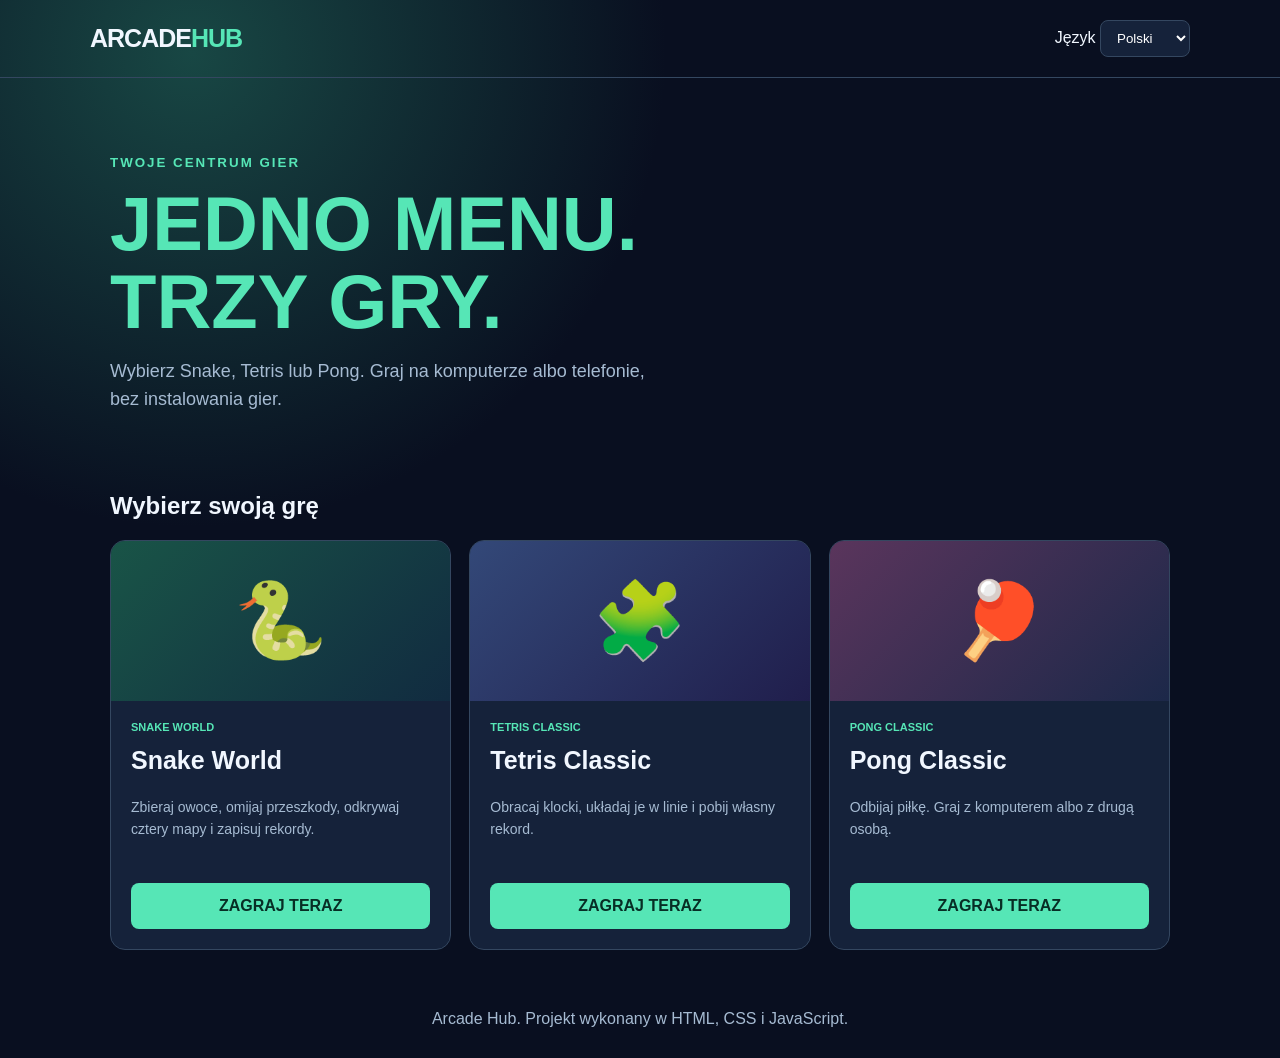
<file: index.html>
<!DOCTYPE html>
<html lang="pl">
<head>
<meta charset="UTF-8">
<meta name="viewport" content="width=device-width, initial-scale=1.0">
<title>Arcade Hub | Snake, Tetris, Pong</title>

<style>
:root {
    --bg: #090f20;
    --panel: #15223a;
    --text: #f1f7ff;
    --muted: #a6bbd2;
    --accent: #56e6b6;
    --line: #344760;
}

* { box-sizing: border-box; }

body {
    margin: 0;
    background:
        radial-gradient(circle at 15% 5%, #184744 0, transparent 32%),
        var(--bg);
    color: var(--text);
    font-family: Arial, sans-serif;
}

header {
    padding: 20px max(20px, calc((100vw - 1100px) / 2));
    border-bottom: 1px solid var(--line);
    display: flex;
    justify-content: space-between;
    align-items: center;
    gap: 16px;
    flex-wrap: wrap;
}

.logo {
    font-size: 25px;
    font-weight: 900;
    letter-spacing: -1px;
}

.logo span, h1 span { color: var(--accent); }

select {
    background: var(--panel);
    color: white;
    border: 1px solid var(--line);
    padding: 9px 12px;
    border-radius: 8px;
}

main {
    max-width: 1100px;
    margin: auto;
    padding: 30px 20px;
}

section.hero { padding: 45px 0 30px; }

small {
    color: var(--accent);
    letter-spacing: 2px;
    font-weight: bold;
}

h1 {
    font-size: clamp(40px, 7vw, 76px);
    line-height: 1.02;
    margin: 14px 0;
}

p {
    color: var(--muted);
    line-height: 1.55;
}

.hero p {
    max-width: 550px;
    font-size: 18px;
}

h2 { margin: 30px 0 20px; }

.games {
    display: grid;
    grid-template-columns: repeat(3, minmax(0, 1fr));
    gap: 18px;
}

.card {
    background: var(--panel);
    border: 1px solid var(--line);
    border-radius: 15px;
    overflow: hidden;
    display: flex;
    flex-direction: column;
}

.art {
    height: 160px;
    display: grid;
    place-items: center;
    font-size: 75px;
    background: linear-gradient(135deg, #195447, #112b40);
}

.card:nth-child(2) .art {
    background: linear-gradient(135deg, #334878, #201e4c);
}

.card:nth-child(3) .art {
    background: linear-gradient(135deg, #5a355c, #1c2849);
}

.content {
    padding: 20px;
    flex: 1;
    display: flex;
    flex-direction: column;
}

h3 {
    font-size: 25px;
    margin: 0 0 8px;
}

.content p {
    font-size: 14px;
    flex: 1;
    min-height: 72px;
}

a.play {
    display: block;
    background: var(--accent);
    color: #072e25;
    padding: 14px;
    text-align: center;
    text-decoration: none;
    font-weight: bold;
    border-radius: 8px;
}

.play:hover { background: #91ffdd; }

footer {
    text-align: center;
    padding: 30px;
    color: var(--muted);
}

.pill {
    display: inline-block;
    font-size: 11px;
    color: var(--accent);
    margin-bottom: 13px;
    font-weight: bold;
}

a:focus-visible,
select:focus-visible {
    outline: 3px solid var(--accent);
}

@media (max-width: 760px) {
    .games { grid-template-columns: 1fr; }
    .art { height: 120px; font-size: 65px; }
    .content p { min-height: 0; }
    .hero { padding: 15px 0; }
    h1 { font-size: 44px; }
    header { padding: 15px; }
}
</style>
</head>

<body>

<header>
    <div class="logo">ARCADE<span>HUB</span></div>

    <label>
        <span data-pl="Język" data-en="Language">Język</span>

        <select id="lang">
            <option value="pl">Polski</option>
            <option value="en">English</option>
        </select>
    </label>
</header>

<main>

    <section class="hero">
        <small
            data-pl="TWOJE CENTRUM GIER"
            data-en="YOUR GAME CENTER"
        >
            TWOJE CENTRUM GIER
        </small>

        <h1>
            <span data-pl="JEDNO MENU." data-en="ONE MENU.">
                JEDNO MENU.
            </span>
            <br>
            <span data-pl="TRZY GRY." data-en="THREE GAMES.">
                TRZY GRY.
            </span>
        </h1>

        <p
            data-pl="Wybierz Snake, Tetris lub Pong. Graj na komputerze albo telefonie, bez instalowania gier."
            data-en="Choose Snake, Tetris or Pong. Play on your computer or phone without installing games."
        >
            Wybierz Snake, Tetris lub Pong. Graj na komputerze
            albo telefonie, bez instalowania gier.
        </p>
    </section>

    <h2 data-pl="Wybierz swoją grę" data-en="Choose your game">
        Wybierz swoją grę
    </h2>

    <div class="games">

        <!-- SNAKE -->
        <article class="card">
            <div class="art">🐍</div>

            <div class="content">
                <span class="pill">SNAKE WORLD</span>
                <h3>Snake World</h3>

                <p
                    data-pl="Zbieraj owoce, omijaj przeszkody, odkrywaj cztery mapy i zapisuj rekordy."
                    data-en="Collect fruit, avoid obstacles, discover four maps and save your records."
                >
                    Zbieraj owoce, omijaj przeszkody,
                    odkrywaj cztery mapy i zapisuj rekordy.
                </p>

                <a
                    class="play"
                    href="snake.html"
                    data-pl="ZAGRAJ TERAZ"
                    data-en="PLAY NOW"
                >
                    ZAGRAJ TERAZ
                </a>
            </div>
        </article>

        <!-- TETRIS -->
        <article class="card">
            <div class="art">🧩</div>

            <div class="content">
                <span class="pill">TETRIS CLASSIC</span>
                <h3>Tetris Classic</h3>

                <p
                    data-pl="Obracaj klocki, układaj je w linie i pobij własny rekord."
                    data-en="Rotate falling blocks, clear full rows and beat your high score."
                >
                    Obracaj klocki, układaj je w linie
                    i pobij własny rekord.
                </p>

                <a
                    class="play"
                    href="tetris.html"
                    data-pl="ZAGRAJ TERAZ"
                    data-en="PLAY NOW"
                >
                    ZAGRAJ TERAZ
                </a>
            </div>
        </article>

        <!-- PONG -->
        <article class="card">
            <div class="art">🏓</div>

            <div class="content">
                <span class="pill">PONG CLASSIC</span>
                <h3>Pong Classic</h3>

                <p
                    data-pl="Odbijaj piłkę. Graj z komputerem albo z drugą osobą."
                    data-en="Hit the ball. Play against the computer or a friend."
                >
                    Odbijaj piłkę. Graj z komputerem
                    albo z drugą osobą.
                </p>

                <a
                    class="play"
                    href="pong.html"
                    data-pl="ZAGRAJ TERAZ"
                    data-en="PLAY NOW"
                >
                    ZAGRAJ TERAZ
                </a>
            </div>
        </article>

    </div>
</main>

<footer
    data-pl="Arcade Hub. Projekt wykonany w HTML, CSS i JavaScript."
    data-en="Arcade Hub. Built with HTML, CSS and JavaScript."
>
    Arcade Hub. Projekt wykonany w HTML, CSS i JavaScript.
</footer>

<script>
const languageSelect = document.getElementById("lang");
let language = "pl";

try {
    language = localStorage.getItem("snake-language") === "en"
        ? "en"
        : "pl";
} catch (e) {}

function translate() {
    document.documentElement.lang = language;
    languageSelect.value = language;

    document.querySelectorAll("[data-pl]").forEach(el => {
        el.textContent = el.dataset[language];
    });
}

languageSelect.addEventListener("change", () => {
    language = languageSelect.value;

    try {
        localStorage.setItem("snake-language", language);
    } catch (e) {}

    translate();
});

translate();
</script>

</body>
</html>
</file>
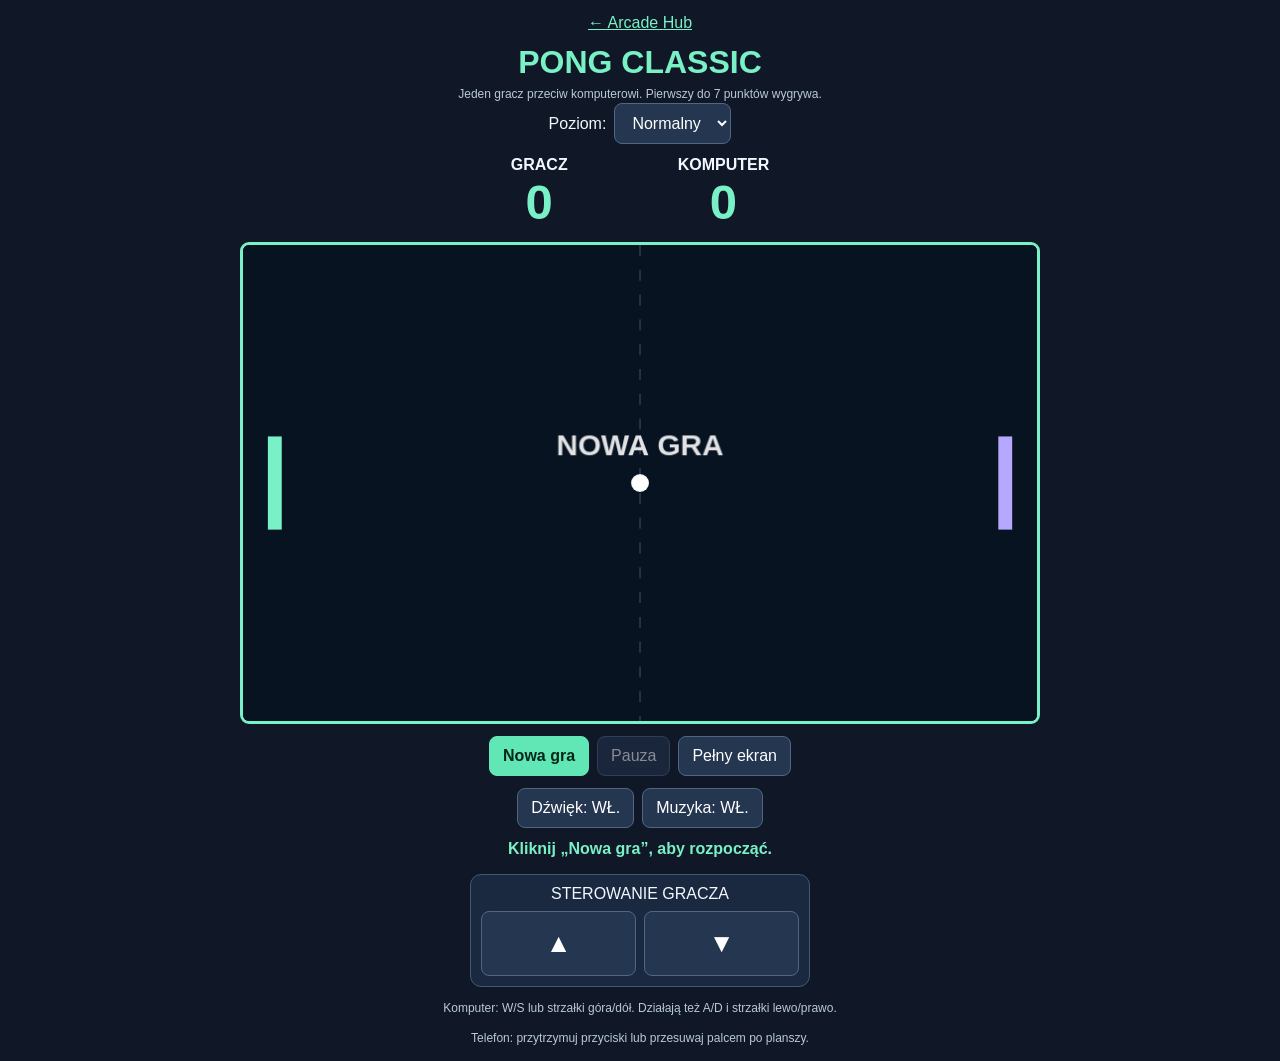
<file: pong.html>
<!DOCTYPE html>
<html lang="pl">
<head>
<meta charset="UTF-8">
<meta name="viewport" content="width=device-width, initial-scale=1">

<title>Pong Classic | Arcade Hub</title>

<style>
* {
    box-sizing: border-box;
}

body {
    margin: 0;
    padding: 14px;
    background: #101727;
    color: #f3f8ff;
    font-family: Arial, sans-serif;
    text-align: center;
}

a {
    color: #79f0c5;
}

h1 {
    color: #79f0c5;
    margin: 12px 0 4px;
}

.game {
    max-width: 850px;
    margin: auto;
    display: flex;
    flex-direction: column;
    align-items: center;
    gap: 12px;
}

.settings,
.buttons {
    display: flex;
    align-items: center;
    justify-content: center;
    flex-wrap: wrap;
    gap: 8px;
}

button,
select {
    font: inherit;
    background: #243650;
    color: white;
    border: 1px solid #506783;
    border-radius: 8px;
    padding: 10px 13px;
    cursor: pointer;
}

button:hover {
    border-color: #79f0c5;
}

button:disabled {
    opacity: .5;
}

.primary {
    color: #06251b;
    background: #61e7b5;
    font-weight: bold;
    border-color: #61e7b5;
}

.score {
    display: flex;
    justify-content: center;
    align-items: center;
    gap: clamp(35px, 10vw, 110px);
}

.score div {
    font-weight: bold;
}

.score b {
    display: block;
    font-size: clamp(32px, 7vw, 49px);
    color: #79f0c5;
}

.board {
    width: 100%;
    max-width: 800px;
    border: 3px solid #79f0c5;
    border-radius: 9px;
    overflow: hidden;
    background: #081321;
}

#board {
    display: block;
    width: 100%;
    height: auto;
    aspect-ratio: 5 / 3;
    touch-action: none;
}

#message {
    color: #79f0c5;
    margin: 0;
    font-weight: bold;
    min-height: 22px;
}

.pad {
    width: min(100%, 340px);
    background: #1a2940;
    border: 1px solid #405873;
    border-radius: 11px;
    padding: 10px;
}

.pad p {
    margin: 0 0 8px;
}

.pad-row {
    display: flex;
    gap: 8px;
}

.pad button {
    flex: 1;
    min-height: 65px;
    font-size: 26px;
    user-select: none;
    touch-action: none;
}

.help {
    font-size: 12px;
    color: #b8c9da;
    line-height: 1.5;
    margin: 0;
}

.game:fullscreen {
    min-width: 100%;
    min-height: 100dvh;
    padding: 12px;
    overflow: auto;
    background: #101727;
    justify-content: center;
}

.game:fullscreen .board {
    max-width: min(96vw, 1020px);
}

@media (max-width: 620px) {
    body {
        padding: 8px;
    }

    h1 {
        font-size: 29px;
        margin: 8px 0;
    }

    .game {
        gap: 8px;
    }

    .score b {
        font-size: 34px;
    }

    button,
    select {
        font-size: 13px;
        padding: 8px 11px;
    }

    .pad button {
        font-size: 25px;
        min-height: 66px;
    }

    .game:fullscreen {
        justify-content: flex-start;
    }
}
</style>
</head>

<body>

<a href="index.html">← Arcade Hub</a>

<h1>PONG CLASSIC</h1>

<p class="help">
    Jeden gracz przeciw komputerowi.
    Pierwszy do 7 punktów wygrywa.
</p>

<main class="game" id="game">

    <div class="settings">

        <label for="difficulty">
            Poziom:
        </label>

        <select id="difficulty">
            <option value="easy">Łatwy</option>
            <option value="normal" selected>Normalny</option>
            <option value="hard">Trudny</option>
        </select>

    </div>

    <div class="score">

        <div>
            GRACZ
            <b id="score1">0</b>
        </div>

        <div>
            KOMPUTER
            <b id="score2">0</b>
        </div>

    </div>

    <div class="board">
        <canvas
            id="board"
            width="800"
            height="480"
            aria-label="Plansza Pong"
        ></canvas>
    </div>

    <div class="buttons">

        <button id="start" class="primary" type="button">
            Nowa gra
        </button>

        <button id="pause" type="button" disabled>
            Pauza
        </button>

        <button id="full" type="button">
            Pełny ekran
        </button>

    </div>

    <div class="buttons">

        <button id="sound" type="button">
            Dźwięk: WŁ.
        </button>

        <button id="music" type="button">
            Muzyka: WŁ.
        </button>

    </div>

    <p id="message" role="status">
        Kliknij „Nowa gra”, aby rozpocząć.
    </p>

    <div class="pad">
        <p>STEROWANIE GRACZA</p>

        <div class="pad-row">

            <button
                id="up"
                type="button"
                aria-label="W górę"
            >
                ▲
            </button>

            <button
                id="down"
                type="button"
                aria-label="W dół"
            >
                ▼
            </button>

        </div>
    </div>

    <p class="help">
        Komputer: W/S lub strzałki góra/dół.
        Działają też A/D i strzałki lewo/prawo.
    </p>

    <p class="help">
        Telefon: przytrzymuj przyciski
        lub przesuwaj palcem po planszy.
    </p>

</main>

<script>
"use strict";

const $ = id => document.getElementById(id);

const canvas = $("board");
const ctx = canvas.getContext("2d");

// Rozmiary planszy

const WIDTH = 800;
const HEIGHT = 480;

const PWIDTH = 14;
const PHEIGHT = 94;

const RADIUS = 9;

// Lewa paletka - gracz

const player = {
    x: 25,
    y: 193,
    score: 0
};

// Prawa paletka - komputer

const cpu = {
    x: 761,
    y: 193,
    score: 0
};

// Piłka

const ball = {
    x: 400,
    y: 240,
    vx: 0,
    vy: 0
};

const pressed = new Set();

let state = "ready";
let difficulty = "normal";

let wait = 0;
let lastTime = 0;

const clamp = (n, a, b) =>
    Math.max(a, Math.min(b, n));

// Pamięć ustawień

const getSaved = (key, fallback) => {
    try {
        return localStorage.getItem(key) ?? fallback;
    } catch {
        return fallback;
    }
};

const save = (key, value) => {
    try {
        localStorage.setItem(
            key,
            String(value)
        );
    } catch {}
};

// Dźwięki

let soundOn =
    getSaved("arcade-sound", "true") !== "false";

let musicOn =
    getSaved("arcade-music", "true") !== "false";

let audio = null;
let musicTimer = null;
let melodyIndex = 0;

function unlockAudio() {
    try {
        const Type =
            window.AudioContext ||
            window.webkitAudioContext;

        if (!Type) return;

        if (!audio) {
            audio = new Type();
        }

        if (audio.state === "suspended") {
            audio.resume();
        }
    } catch {}
}

function tone(hz, duration = .1, volume = .023) {
    if (
        !audio ||
        audio.state !== "running" ||
        !hz
    ) return;

    try {
        const osc = audio.createOscillator();
        const gain = audio.createGain();
        const now = audio.currentTime;

        osc.type = "square";
        osc.frequency.value = hz;

        gain.gain.setValueAtTime(
            Math.max(.001, volume),
            now
        );

        gain.gain.exponentialRampToValueAtTime(
            .001,
            now + duration
        );

        osc.connect(gain);
        gain.connect(audio.destination);

        osc.start(now);
        osc.stop(now + duration);
    } catch {}
}

function effect(name) {
    if (!soundOn) return;

    const notes = {
        start: 650,
        paddle: 440,
        point: 880,
        over: 190,
        pause: 300
    };

    tone(
        notes[name],
        name === "over" ? .3 : .09
    );
}

function musicSync() {
    clearInterval(musicTimer);
    musicTimer = null;

    if (
        state !== "playing" ||
        !musicOn ||
        document.hidden
    ) return;

    const melody = [
        220,0,330,0,
        440,330,262,0,
        294,392,330,0
    ];

    musicTimer = setInterval(() => {
        const hz =
            melody[melodyIndex++ % melody.length];

        if (hz) {
            tone(hz, .12, .007);
        }
    }, 260);
}

function updateAudioButtons() {
    $("sound").textContent =
        "Dźwięk: " +
        (soundOn ? "WŁ." : "WYŁ.");

    $("music").textContent =
        "Muzyka: " +
        (musicOn ? "WŁ." : "WYŁ.");
}

$("sound").addEventListener("click", () => {
    soundOn = !soundOn;

    save("arcade-sound", soundOn);
    unlockAudio();
    updateAudioButtons();
    effect("start");
});

$("music").addEventListener("click", () => {
    musicOn = !musicOn;

    save("arcade-music", musicOn);
    unlockAudio();
    musicSync();
    updateAudioButtons();
});

document.addEventListener(
    "visibilitychange",
    musicSync
);

updateAudioButtons();

// Aktualizacja wyników i przycisków

function updateUI() {
    $("score1").textContent = player.score;
    $("score2").textContent = cpu.score;

    $("pause").disabled =
        state === "ready" ||
        state === "over";

    $("pause").textContent =
        state === "paused"
            ? "Wznów"
            : "Pauza";

    $("difficulty").disabled =
        state === "playing" ||
        state === "paused";
}

// Ustawianie piłki w środku

function serve(direction) {
    ball.x = WIDTH / 2;
    ball.y = HEIGHT / 2;

    ball.vx = 330 * direction;

    ball.vy =
        (Math.random() - .5) * 260;

    wait = .8;
}

// Rozpoczęcie gry

function startGame() {
    unlockAudio();

    difficulty =
        $("difficulty").value;

    player.y =
        (HEIGHT - PHEIGHT) / 2;

    cpu.y =
        (HEIGHT - PHEIGHT) / 2;

    player.score = 0;
    cpu.score = 0;

    pressed.clear();

    state = "playing";

    serve(
        Math.random() < .5 ? 1 : -1
    );

    $("message").textContent =
        "Gra trwa! Pierwszy do 7 punktów.";

    updateUI();
    effect("start");
    musicSync();

    $("start").blur();
}

// Pauza

function pauseGame() {
    if (
        state !== "playing" &&
        state !== "paused"
    ) return;

    state =
        state === "playing"
            ? "paused"
            : "playing";

    pressed.clear();

    $("message").textContent =
        state === "paused"
            ? "Pauza"
            : "Gra trwa!";

    effect("pause");
    musicSync();
    updateUI();

    $("pause").blur();
}

// Naliczanie punktów

function point(who) {
    if (who === "player") {
        player.score++;
    } else {
        cpu.score++;
    }

    effect("point");
    updateUI();

    if (
        player.score >= 7 ||
        cpu.score >= 7
    ) {
        state = "over";

        $("message").textContent =
            player.score >= 7
                ? "Wygrałeś!"
                : "Wygrał komputer!";

        musicSync();
        effect("over");
        updateUI();
    } else {
        serve(
            who === "player" ? -1 : 1
        );
    }
}

// Odbijanie piłki od paletek

function bounce(paddle, direction) {
    const hit = clamp(
        (
            ball.y -
            (paddle.y + PHEIGHT / 2)
        ) / (PHEIGHT / 2),
        -1,
        1
    );

    const speed = Math.min(
        720,
        Math.hypot(
            ball.vx,
            ball.vy
        ) * 1.06
    );

    ball.vx =
        direction *
        speed *
        Math.cos(hit * .85);

    ball.vy =
        speed *
        Math.sin(hit * .85);

    ball.x =
        direction > 0
            ? paddle.x + PWIDTH + RADIUS
            : paddle.x - RADIUS;

    effect("paddle");
}

// Główna fizyka gry

function physics(dt) {
    const up =
        [
            "KeyW",
            "KeyA",
            "ArrowUp",
            "ArrowLeft"
        ].some(k => pressed.has(k)) ||
        pressed.has("button-up");

    const down =
        [
            "KeyS",
            "KeyD",
            "ArrowDown",
            "ArrowRight"
        ].some(k => pressed.has(k)) ||
        pressed.has("button-down");

    // Ruch gracza

    if (up) {
        player.y -= 590 * dt;
    }

    if (down) {
        player.y += 590 * dt;
    }

    player.y = clamp(
        player.y,
        0,
        HEIGHT - PHEIGHT
    );

    // Ruch komputera

    const aiSpeed = {
        easy: 195,
        normal: 310,
        hard: 425
    }[difficulty];

    const target =
        (
            ball.vx > 0
                ? ball.y
                : HEIGHT / 2
        ) - PHEIGHT / 2;

    cpu.y += clamp(
        target - cpu.y,
        -aiSpeed * dt,
        aiSpeed * dt
    );

    cpu.y = clamp(
        cpu.y,
        0,
        HEIGHT - PHEIGHT
    );

    // Krótkie oczekiwanie na serw

    if (wait > 0) {
        wait = Math.max(
            0,
            wait - dt
        );

        return;
    }

    // Ruch piłki

    ball.x += ball.vx * dt;
    ball.y += ball.vy * dt;

    // Górna ściana

    if (
        ball.y - RADIUS <= 0 &&
        ball.vy < 0
    ) {
        ball.y = RADIUS;
        ball.vy *= -1;
    }

    // Dolna ściana

    if (
        ball.y + RADIUS >= HEIGHT &&
        ball.vy > 0
    ) {
        ball.y =
            HEIGHT - RADIUS;

        ball.vy *= -1;
    }

    // Lewa paletka

    if (
        ball.vx < 0 &&
        ball.x - RADIUS <= player.x + PWIDTH &&
        ball.x + RADIUS >= player.x &&
        ball.y + RADIUS >= player.y &&
        ball.y - RADIUS <= player.y + PHEIGHT
    ) {
        bounce(player, 1);
    }

    // Prawa paletka

    if (
        ball.vx > 0 &&
        ball.x + RADIUS >= cpu.x &&
        ball.x - RADIUS <= cpu.x + PWIDTH &&
        ball.y + RADIUS >= cpu.y &&
        ball.y - RADIUS <= cpu.y + PHEIGHT
    ) {
        bounce(cpu, -1);
    }

    // Kto zdobywa punkt?

    if (ball.x < -RADIUS) {
        point("cpu");
    } else if (ball.x > WIDTH + RADIUS) {
        point("player");
    }
}

// Rysowanie gry

function draw() {
    ctx.fillStyle = "#081321";
    ctx.fillRect(0, 0, WIDTH, HEIGHT);

    // Linia na środku

    ctx.strokeStyle = "#435572";
    ctx.setLineDash([11, 14]);

    ctx.beginPath();

    ctx.moveTo(
        WIDTH / 2,
        0
    );

    ctx.lineTo(
        WIDTH / 2,
        HEIGHT
    );

    ctx.stroke();
    ctx.setLineDash([]);

    // Paletka gracza

    ctx.fillStyle = "#79f0c5";

    ctx.fillRect(
        player.x,
        player.y,
        PWIDTH,
        PHEIGHT
    );

    // Paletka komputera

    ctx.fillStyle = "#b7a8ff";

    ctx.fillRect(
        cpu.x,
        cpu.y,
        PWIDTH,
        PHEIGHT
    );

    // Piłka

    ctx.fillStyle = "#ffffff";
    ctx.beginPath();

    ctx.arc(
        ball.x,
        ball.y,
        RADIUS,
        0,
        Math.PI * 2
    );

    ctx.fill();

    // Napisy na planszy

    if (state !== "playing") {
        ctx.fillStyle = "#ffffffe0";
        ctx.textAlign = "center";
        ctx.font = "bold 30px Arial";

        const message =
            state === "paused"
                ? "PAUZA"
                : state === "over"
                    ? "KONIEC GRY"
                    : "NOWA GRA";

        ctx.fillText(
            message,
            WIDTH / 2,
            HEIGHT / 2 - 28
        );
    }
}

// Pętla animacji

function frame(now) {
    const dt = lastTime
        ? Math.min(
            (now - lastTime) / 1000,
            .033
        )
        : 0;

    lastTime = now;

    if (state === "playing") {
        physics(dt);
    }

    draw();
    requestAnimationFrame(frame);
}

// Przyciski

$("start").addEventListener(
    "click",
    startGame
);

$("pause").addEventListener(
    "click",
    pauseGame
);

$("full").addEventListener(
    "click",
    async () => {
        try {
            if (document.fullscreenElement) {
                await document.exitFullscreen();
            } else {
                await $("game").requestFullscreen();
            }
        } catch (err) {
            console.warn(err);
        }

        $("full").blur();
    }
);

// WASD oraz strzałki

document.addEventListener("keydown", e => {
    if (
        ["INPUT", "SELECT", "TEXTAREA"]
            .includes(e.target.tagName)
    ) {
        return;
    }

    if (
        e.altKey ||
        e.ctrlKey ||
        e.metaKey
    ) {
        return;
    }

    const keys = [
        "KeyW",
        "KeyA",
        "KeyS",
        "KeyD",
        "ArrowUp",
        "ArrowDown",
        "ArrowLeft",
        "ArrowRight"
    ];

    if (keys.includes(e.code)) {
        e.preventDefault();
        pressed.add(e.code);
    }

    if (
        e.code === "Space" &&
        !e.repeat
    ) {
        e.preventDefault();

        if (
            state === "ready" ||
            state === "over"
        ) {
            startGame();
        } else {
            pauseGame();
        }
    }

}, true);

// Zwolnienie klawisza

document.addEventListener("keyup", e => {
    pressed.delete(e.code);
}, true);

window.addEventListener("blur", () => {
    pressed.clear();
});

// Przyciski na telefonie

for (
    const [id, key] of [
        ["up", "button-up"],
        ["down", "button-down"]
    ]
) {
    const button = $(id);

    function release() {
        pressed.delete(key);
    }

    button.addEventListener("pointerdown", e => {
        e.preventDefault();

        button.setPointerCapture?.(
            e.pointerId
        );

        pressed.add(key);
    });

    [
        "pointerup",
        "pointercancel",
        "lostpointercapture"
    ].forEach(name => {
        button.addEventListener(name, release);
    });
}

// Sterowanie palcem na planszy

function moveByTouch(e) {
    const rect =
        canvas.getBoundingClientRect();

    const y =
        (e.clientY - rect.top) *
        HEIGHT / rect.height;

    player.y = clamp(
        y - PHEIGHT / 2,
        0,
        HEIGHT - PHEIGHT
    );
}

let activePointer = null;

canvas.addEventListener("pointerdown", e => {
    if (
        e.pointerType === "mouse" ||
        state !== "playing"
    ) return;

    activePointer = e.pointerId;

    try {
        canvas.setPointerCapture?.(
            e.pointerId
        );
    } catch {}

    moveByTouch(e);
});

canvas.addEventListener("pointermove", e => {
    if (
        e.pointerId === activePointer &&
        state === "playing"
    ) {
        moveByTouch(e);
    }
});

[
    "pointerup",
    "pointercancel",
    "lostpointercapture"
].forEach(name => {
    canvas.addEventListener(name, e => {
        if (e.pointerId === activePointer) {
            activePointer = null;
        }
    });
});

// Uruchomienie gry

updateUI();
requestAnimationFrame(frame);

</script>
</body>
</html>
</file>
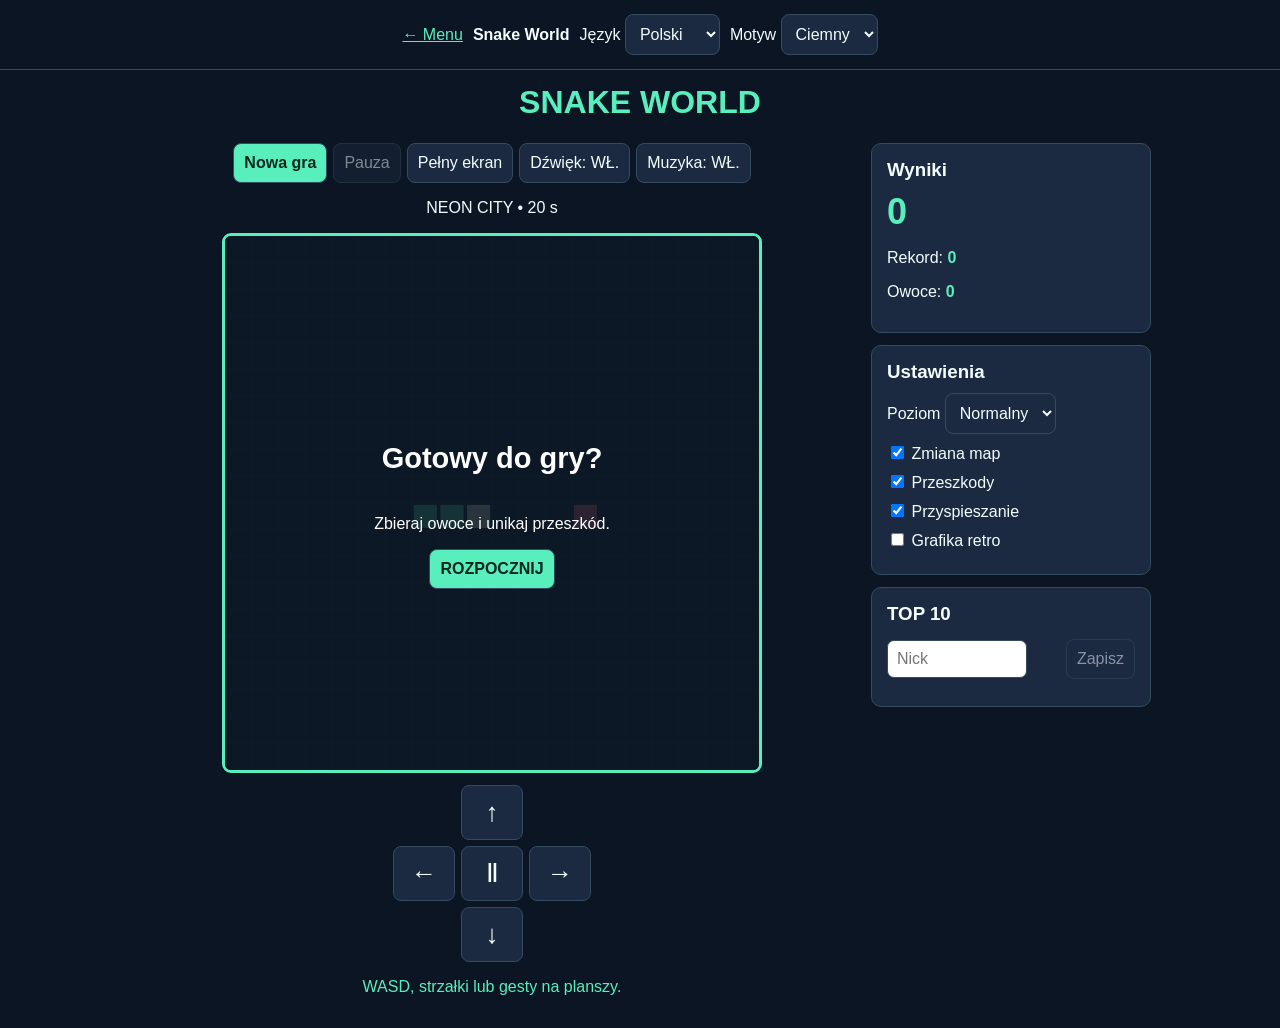
<file: snake.html>
<!DOCTYPE html>
<html lang="pl">
<head>
<meta charset="UTF-8">
<meta name="viewport" content="width=device-width, initial-scale=1">
<title>Snake World | Arcade Hub</title>

<style>
:root {
    --bg: #0c1523;
    --panel: #1b2a40;
    --line: #354b5e;
    --text: #f3fcff;
    --accent: #59efbd;
    --muted: #b0c4d3;
}

* { box-sizing: border-box; }
[hidden] { display: none !important; }

body {
    margin: 0;
    background: var(--bg);
    color: var(--text);
    font-family: Arial, sans-serif;
    text-align: center;
}

body.light {
    --bg: #eaf3f9;
    --panel: #fff;
    --line: #bfd0dd;
    --text: #193245;
    --muted: #526b7b;
}

header {
    padding: 14px;
    display: flex;
    align-items: center;
    justify-content: center;
    gap: 10px;
    flex-wrap: wrap;
    border-bottom: 1px solid var(--line);
}

a { color: var(--accent); }

h1 {
    margin: 14px 0 8px;
    color: var(--accent);
}

main {
    max-width: 1050px;
    margin: auto;
    padding: 14px;
    display: grid;
    grid-template-columns: minmax(0, 1fr) 280px;
    gap: 16px;
}

.play { min-width: 0; }

.tools {
    display: flex;
    justify-content: center;
    flex-wrap: wrap;
    gap: 6px;
    margin: 0 0 10px;
}

button, select, input { font: inherit; }

button, select {
    padding: 10px;
    background: var(--panel);
    color: var(--text);
    border: 1px solid var(--line);
    border-radius: 8px;
    cursor: pointer;
}

button:hover { border-color: var(--accent); }
button:disabled { opacity: .5; }

.boardbox {
    position: relative;
    width: min(100%, 540px);
    aspect-ratio: 1;
    margin: auto;
    border: 3px solid var(--accent);
    border-radius: 9px;
    overflow: hidden;
    background: #102131;
}

canvas {
    display: block;
    width: 100%;
    height: 100%;
    touch-action: none;
}

.cover {
    position: absolute;
    inset: 0;
    background: #0d1724df;
    display: flex;
    flex-direction: column;
    justify-content: center;
    align-items: center;
    padding: 15px;
    color: white;
}

.cover h2 { font-size: 29px; }

.cover button, .primary {
    background: var(--accent);
    color: #06261e;
    font-weight: bold;
}

.panel {
    background: var(--panel);
    border: 1px solid var(--line);
    border-radius: 10px;
    padding: 15px;
    margin-bottom: 12px;
    text-align: left;
}

.panel h3 { margin: 0 0 10px; }
.panel label { display: block; margin: 9px 0; }
.panel strong { color: var(--accent); }

.score {
    font-size: 36px;
    color: var(--accent);
    font-weight: 900;
}

.small {
    font-size: 12px;
    color: var(--muted);
}

.mobile-pad {
    display: grid;
    grid-template-columns: repeat(3, 62px);
    justify-content: center;
    gap: 6px;
    margin: 12px auto;
}

.mobile-pad button {
    height: 55px;
    font-size: 26px;
    touch-action: manipulation;
}

.mobile-pad .up { grid-column: 2; }
.mobile-pad .left { grid-column: 1; grid-row: 2; }
.mobile-pad .pause { grid-column: 2; grid-row: 2; }
.mobile-pad .right { grid-column: 3; grid-row: 2; }
.mobile-pad .down { grid-column: 2; grid-row: 3; }

.name {
    max-width: 140px;
    width: 100%;
    padding: 9px;
    border: 1px solid var(--line);
    border-radius: 7px;
}

.fullscreen:fullscreen {
    background: var(--bg);
    padding: 12px;
    overflow: auto;
    display: block;
}

.fullscreen:fullscreen .boardbox {
    width: min(78dvh, 95vw, 700px);
}

ol {
    padding-left: 25px;
    font-size: 14px;
}

.inline {
    display: flex;
    align-items: center;
    justify-content: space-between;
    gap: 8px;
}

#message {
    min-height: 20px;
    color: var(--accent);
}

@media (max-width: 770px) {
    main {
        grid-template-columns: 1fr;
        max-width: 560px;
    }

    .boardbox {
        width: min(100%, min(53dvh, 480px));
    }

    header { font-size: 13px; }
    h1 { font-size: 25px; }

    .fullscreen:fullscreen .boardbox {
        width: min(47dvh, 95vw, 420px);
    }

    .mobile-pad {
        grid-template-columns: repeat(3, 56px);
        gap: 4px;
    }

    .mobile-pad button { height: 45px; }
}
</style>
</head>

<body>

<header>
    <a href="index.html" id="back">← Menu</a>
    <strong>Snake World</strong>

    <label>
        <span id="lang-label">Język</span>
        <select id="lang">
            <option value="pl">Polski</option>
            <option value="en">English</option>
        </select>
    </label>

    <label>
        <span id="theme-label">Motyw</span>
        <select id="theme">
            <option value="dark">Ciemny</option>
            <option value="light">Jasny</option>
        </select>
    </label>
</header>

<h1>SNAKE WORLD</h1>

<main>

    <section class="play fullscreen" id="game">

        <div class="tools">
            <button id="start" class="primary">Nowa gra</button>
            <button id="pause" disabled>Pauza</button>
            <button id="full">Pełny ekran</button>
            <button id="sound">Dźwięk: WŁ.</button>
            <button id="music">Muzyka: WŁ.</button>
        </div>

        <p id="mapinfo">NEON CITY</p>

        <div class="boardbox">
            <canvas id="board" width="600" height="600"></canvas>

            <div class="cover" id="cover">
                <h2 id="cover-title">Gotowy do gry?</h2>
                <p id="cover-text">
                    Zbieraj owoce i unikaj przeszkód.
                </p>
                <button id="cover-start">ROZPOCZNIJ</button>
            </div>
        </div>

        <div class="mobile-pad">
            <button class="up" data-dir="up">↑</button>
            <button class="left" data-dir="left">←</button>
            <button class="pause" id="touch-pause">Ⅱ</button>
            <button class="right" data-dir="right">→</button>
            <button class="down" data-dir="down">↓</button>
        </div>

        <p id="message">
            WASD, strzałki lub gesty na planszy.
        </p>
    </section>

    <aside>

        <section class="panel">
            <h3 id="results-title">Wyniki</h3>

            <div class="score" id="score">0</div>

            <p>
                <span id="best-label">Rekord</span>:
                <strong id="best">0</strong>
            </p>

            <p>
                <span id="fruit-label">Owoce</span>:
                <strong id="fruit-count">0</strong>
            </p>
        </section>

        <section class="panel">
            <h3 id="settings-title">Ustawienia</h3>

            <label>
                <span id="difficulty-label">Poziom</span>
                <select id="difficulty">
                    <option value="normal">Normalny</option>
                    <option value="hard">Trudny</option>
                </select>
            </label>

            <label>
                <input type="checkbox" id="maps" checked>
                <span id="maps-label">Zmiana map</span>
            </label>

            <label>
                <input type="checkbox" id="obstacles" checked>
                <span id="obstacles-label">Przeszkody</span>
            </label>

            <label>
                <input type="checkbox" id="speedup" checked>
                <span id="speed-label">Przyspieszanie</span>
            </label>

            <label>
                <input type="checkbox" id="retro">
                <span id="retro-label">Grafika retro</span>
            </label>
        </section>

        <section class="panel">
            <h3>TOP 10</h3>

            <ol id="ranking"></ol>

            <div class="inline">
                <input
                    class="name"
                    id="nickname"
                    maxlength="14"
                    placeholder="Nick"
                >
                <button id="save" disabled>Zapisz</button>
            </div>

            <p class="small" id="save-msg"></p>
        </section>
    </aside>

</main>

<script>
"use strict";

const $ = id => document.getElementById(id);
const canvas = $("board");
const ctx = canvas.getContext("2d");

const tr = {
    pl: {
        back: "← Menu",
        lang: "Język",
        theme: "Motyw",
        new: "Nowa gra",
        pause: "Pauza",
        resume: "Wznów",
        full: "Pełny ekran",
        score: "Wyniki",
        best: "Rekord",
        fruit: "Owoce",
        settings: "Ustawienia",
        difficulty: "Poziom",
        maps: "Zmiana map",
        obstacles: "Przeszkody",
        speed: "Przyspieszanie",
        retro: "Grafika retro",
        ready: "Gotowy do gry?",
        how: "Zbieraj owoce i unikaj przeszkód.",
        begin: "ROZPOCZNIJ",
        over: "Koniec gry!",
        paused: "Pauza",
        save: "Zapisz",
        saved: "Zapisano wynik",
        control: "WASD, strzałki lub gesty na planszy.",
        sound: "Dźwięk",
        music: "Muzyka",
        on: "WŁ.",
        off: "WYŁ."
    },
    en: {
        back: "← Menu",
        lang: "Language",
        theme: "Theme",
        new: "New game",
        pause: "Pause",
        resume: "Resume",
        full: "Fullscreen",
        score: "Score",
        best: "Best",
        fruit: "Fruit",
        settings: "Settings",
        difficulty: "Level",
        maps: "Changing maps",
        obstacles: "Obstacles",
        speed: "Speed up",
        retro: "Retro graphics",
        ready: "Ready to play?",
        how: "Collect fruit and avoid obstacles.",
        begin: "START",
        over: "Game over!",
        paused: "Paused",
        save: "Save",
        saved: "Score saved",
        control: "WASD, arrows or swipe the board.",
        sound: "Sound",
        music: "Music",
        on: "ON",
        off: "OFF"
    }
};

let lang = "pl";

try {
    lang = localStorage.getItem("snake-language") === "en"
        ? "en"
        : "pl";
} catch (e) {}

function t(key) {
    return tr[lang][key] || key;
}

function memGet(key, def) {
    try {
        return localStorage.getItem(key) ?? def;
    } catch (e) {
        return def;
    }
}

function memSet(key, value) {
    try {
        localStorage.setItem(key, String(value));
    } catch (e) {}
}

// Dźwięki i muzyka bez plików MP3
let ac = null;
let musicTimer = null;
let note = 0;

let soundOn = memGet("arcade-sound", "true") === "true";
let musicOn = memGet("arcade-music", "true") === "true";

function unlock() {
    try {
        ac ??= new (
            window.AudioContext || window.webkitAudioContext
        )();

        ac.resume?.();
    } catch (e) {}
}

function beep(h, d = 0.1, v = 0.03) {
    if (!ac || ac.state !== "running") return;

    let o = ac.createOscillator();
    let g = ac.createGain();
    let n = ac.currentTime;

    o.type = "square";
    o.frequency.value = h;

    g.gain.setValueAtTime(v, n);
    g.gain.exponentialRampToValueAtTime(0.001, n + d);

    o.connect(g);
    g.connect(ac.destination);

    o.start(n);
    o.stop(n + d);
}

function fx(type) {
    if (!soundOn) return;

    unlock();

    if (type === "eat") beep(850, 0.12);
    if (type === "over") beep(190, 0.35);
    if (type === "map") beep(550, 0.18);
    if (type === "start") beep(650, 0.18);
}

function musicSync() {
    clearInterval(musicTimer);
    musicTimer = null;

    if (!running || paused || !musicOn) return;

    let tune = [330, 392, 440, 0, 523, 440, 392, 294];

    musicTimer = setInterval(() => {
        if (document.hidden) return;

        let f = tune[note++ % tune.length];

        if (f) beep(f, 0.12, 0.009);
    }, 245);
}

function audioButtons() {
    $("sound").textContent =
        t("sound") + ": " + t(soundOn ? "on" : "off");

    $("music").textContent =
        t("music") + ": " + t(musicOn ? "on" : "off");
}

$("sound").onclick = () => {
    soundOn = !soundOn;
    memSet("arcade-sound", soundOn);
    unlock();
    audioButtons();
    fx("start");
};

$("music").onclick = () => {
    musicOn = !musicOn;
    memSet("arcade-music", musicOn);
    unlock();
    musicSync();
    audioButtons();
};

// Cztery mapy
const maps = [
    {
        name: "NEON CITY",
        bg: "#102136",
        snake: "#53edbd",
        food: "#ff7697"
    },
    {
        name: "TOXIC FOREST",
        bg: "#173523",
        snake: "#b9f17d",
        food: "#ffcb65"
    },
    {
        name: "VOLCANO",
        bg: "#381f24",
        snake: "#ffac68",
        food: "#ff507a"
    },
    {
        name: "ICE KINGDOM",
        bg: "#18394b",
        snake: "#78dcff",
        food: "#ffa7dc"
    }
];

const N = 20;
const S = 30;

let body = [];
let dir = { x: 1, y: 0 };
let next = { x: 1, y: 0 };
let food = { x: 13, y: 10 };
let blocks = [];

let score = 0;
let fruit = 0;
let stage = 0;
let remaining = 20;

let running = false;
let paused = false;
let gameOver = false;

let timer = null;
let mapTimer = null;
let turned = false;

// Ranking
function rank() {
    try {
        let r = JSON.parse(memGet("snake-rank-v2", "[]"));
        return Array.isArray(r) ? r : [];
    } catch (e) {
        return [];
    }
}

function showRank() {
    let ol = $("ranking");
    ol.replaceChildren();

    rank().forEach(x => {
        let li = document.createElement("li");
        li.textContent = x.name + " — " + x.score;
        ol.append(li);
    });
}

function stats() {
    $("score").textContent = score;
    $("fruit-count").textContent = fruit;

    $("best").textContent = Math.max(
        score,
        ...rank().map(x => x.score),
        0
    );

    $("mapinfo").textContent =
        maps[stage].name +
        ($("maps").checked ? "  •  " + remaining + " s" : "");
}

// Losowanie jedzenia
function putFood() {
    let empty = [];

    for (let y = 0; y < N; y++) {
        for (let x = 0; x < N; x++) {
            if (
                !body.some(p => p.x === x && p.y === y) &&
                !blocks.some(p => p.x === x && p.y === y)
            ) {
                empty.push({ x, y });
            }
        }
    }

    if (!empty.length) {
        finish();
        return;
    }

    food = empty[Math.floor(Math.random() * empty.length)];
}

// Tworzenie przeszkód
function putBlocks() {
    blocks = [];

    if (!$("obstacles").checked) return;

    let count = stage === 0
        ? 0
        : ($("difficulty").value === "hard" ? 26 : 12);

    for (let a = 0; a < count;) {
        let x = Math.floor(Math.random() * N);
        let y = Math.floor(Math.random() * N);

        if (
            Math.abs(x - body[0].x) < 3 &&
            Math.abs(y - body[0].y) < 3
        ) continue;

        if (
            body.some(p => p.x === x && p.y === y) ||
            blocks.some(p => p.x === x && p.y === y) ||
            (food.x === x && food.y === y)
        ) continue;

        blocks.push({ x, y });
        a++;
    }
}

function speed() {
    if ($("difficulty").value === "hard") {
        return Math.max(
            65,
            140 - ($("speedup").checked ? fruit * 3 : 0)
        );
    }

    return Math.max(
        100,
        195 - ($("speedup").checked ? fruit * 4 : 0)
    );
}

function stop() {
    clearInterval(timer);
    clearInterval(mapTimer);
    timer = null;
    mapTimer = null;
}

// Uruchomienie ruchu węża
function startTimers() {
    stop();

    timer = setInterval(step, speed());

    if ($("maps").checked) {
        mapTimer = setInterval(() => {
            if (!running || paused) return;

            remaining--;

            if (remaining <= 0) {
                stage = (stage + 1) % 4;

                remaining =
                    $("difficulty").value === "hard" ? 9 : 20;

                putBlocks();
                fx("map");
            }

            stats();
        }, 1000);
    }
}

// Nowa gra
function start() {
    unlock();

    body = [
        { x: 9, y: 10 },
        { x: 8, y: 10 },
        { x: 7, y: 10 }
    ];

    dir = { x: 1, y: 0 };
    next = { x: 1, y: 0 };

    turned = false;
    food = { x: 13, y: 10 };

    score = 0;
    fruit = 0;
    stage = 0;
    blocks = [];

    remaining =
        $("difficulty").value === "hard" ? 9 : 20;

    running = true;
    gameOver = false;
    paused = false;

    $("cover").hidden = true;
    $("save").disabled = true;
    $("save-msg").textContent = "";
    $("pause").disabled = false;
    $("difficulty").disabled = true;

    ["maps", "obstacles", "speedup"].forEach(x => {
        $(x).disabled = true;
    });

    putFood();
    putBlocks();

    stats();
    draw();
    startTimers();
    musicSync();
    fx("start");
    refresh();
}

// Koniec gry
function finish() {
    if (gameOver) return;

    running = false;
    gameOver = true;

    stop();
    musicSync();
    fx("over");

    $("cover").hidden = false;
    $("cover-title").textContent = t("over");
    $("cover-text").textContent = t("best") + ": " + score;
    $("cover-start").textContent = t("begin");

    $("pause").disabled = true;
    $("save").disabled = false;
    $("difficulty").disabled = false;

    ["maps", "obstacles", "speedup"].forEach(x => {
        $(x).disabled = false;
    });
}

// Jeden ruch węża
function step() {
    if (!running || paused) return;

    dir = next;
    turned = false;

    let head = {
        x: body[0].x + dir.x,
        y: body[0].y + dir.y
    };

    let eating =
        head.x === food.x &&
        head.y === food.y;

    if (
        head.x < 0 ||
        head.x >= N ||
        head.y < 0 ||
        head.y >= N ||
        blocks.some(p => p.x === head.x && p.y === head.y) ||
        (eating ? body : body.slice(0, -1))
            .some(p => p.x === head.x && p.y === head.y)
    ) {
        finish();
        return;
    }

    body.unshift(head);

    if (eating) {
        score += 10;
        fruit++;

        fx("eat");
        putFood();

        clearInterval(timer);
        timer = setInterval(step, speed());
    } else {
        body.pop();
    }

    stats();
    draw();
}

// Zmiana kierunku
function change(x, y) {
    if (!running || paused || turned) return;

    if (dir.x === -x && dir.y === -y) return;

    next = { x, y };
    turned = true;
}

// Rysowanie planszy
function draw() {
    let m = maps[stage];
    let retro = $("retro").checked;

    ctx.fillStyle = retro ? "#a9c48a" : m.bg;
    ctx.fillRect(0, 0, 600, 600);

    ctx.strokeStyle = retro ? "#87a670" : "#ffffff13";

    for (let a = 0; a <= N; a++) {
        ctx.beginPath();

        ctx.moveTo(a * S, 0);
        ctx.lineTo(a * S, 600);

        ctx.moveTo(0, a * S);
        ctx.lineTo(600, a * S);

        ctx.stroke();
    }

    function cell(p, c) {
        ctx.fillStyle = c;

        ctx.fillRect(
            p.x * S + 2,
            p.y * S + 2,
            S - 4,
            S - 4
        );
    }

    blocks.forEach(p => {
        cell(p, retro ? "#657954" : "#688095");
    });

    cell(food, retro ? "#243e29" : m.food);

    body.forEach((p, i) => {
        cell(
            p,
            retro
                ? (i === 0 ? "#173520" : "#365f3a")
                : (i === 0 ? "#f0ffe4" : m.snake)
        );
    });
}

// Pauza
function pauseGame() {
    if (!running) return;

    paused = !paused;
    $("cover").hidden = !paused;

    if (paused) {
        $("cover-title").textContent = t("paused");
        $("cover-text").textContent = t("how");
        $("cover-start").textContent = t("resume");
        stop();
    } else {
        startTimers();
    }

    musicSync();
    refresh();
}

// Aktualizacja języka
function refresh() {
    document.documentElement.lang = lang;
    $("lang").value = lang;

    const ids = {
        back: "back",
        lang: "lang-label",
        theme: "theme-label",
        new: "start",
        score: "results-title",
        best: "best-label",
        fruit: "fruit-label",
        settings: "settings-title",
        difficulty: "difficulty-label",
        maps: "maps-label",
        obstacles: "obstacles-label",
        speed: "speed-label",
        retro: "retro-label",
        save: "save",
        control: "message"
    };

    for (let k in ids) {
        $(ids[k]).textContent = t(k);
    }

    $("pause").textContent = t(paused ? "resume" : "pause");
    $("full").textContent = t("full");

    if (!running && !gameOver) {
        $("cover-title").textContent = t("ready");
        $("cover-text").textContent = t("how");
        $("cover-start").textContent = t("begin");
    }

    audioButtons();
}

// Obsługa przycisków
$("start").onclick = start;

$("cover-start").onclick = () => {
    if (paused) pauseGame();
    else start();
};

$("pause").onclick = pauseGame;
$("touch-pause").onclick = pauseGame;

$("full").onclick = async () => {
    try {
        if (document.fullscreenElement) {
            await document.exitFullscreen();
        } else {
            await $("game").requestFullscreen();
        }
    } catch (e) {
        console.warn(e);
    }
};

$("save").onclick = () => {
    if (running || !gameOver) return;

    let name = $("nickname").value.trim().slice(0, 14) || "Player";
    let r = rank();

    r.push({ name, score });
    r.sort((a, b) => b.score - a.score);

    memSet("snake-rank-v2", JSON.stringify(r.slice(0, 10)));

    $("save").disabled = true;
    $("save-msg").textContent = t("saved");

    showRank();
    stats();
};

$("lang").onchange = () => {
    lang = $("lang").value;
    memSet("snake-language", lang);
    refresh();
};

$("theme").onchange = () => {
    document.body.classList.toggle(
        "light",
        $("theme").value === "light"
    );
};

$("retro").onchange = draw;

// WASD i strzałki na komputerze
const dirs = {
    ArrowUp: [0, -1],
    ArrowDown: [0, 1],
    ArrowLeft: [-1, 0],
    ArrowRight: [1, 0],
    w: [0, -1],
    s: [0, 1],
    a: [-1, 0],
    d: [1, 0]
};

document.addEventListener("keydown", e => {
    if (
        ["INPUT", "SELECT", "TEXTAREA", "BUTTON"]
            .includes(e.target.tagName)
    ) return;

    let k = e.key.length === 1
        ? e.key.toLowerCase()
        : e.key;

    if (dirs[k]) {
        e.preventDefault();
        change(...dirs[k]);
    } else if (k === " " && !e.repeat) {
        e.preventDefault();

        if (running) pauseGame();
        else start();
    }
});

// Przyciski dotykowe
document.querySelectorAll("[data-dir]").forEach(b => {
    b.onclick = () => {
        const directions = {
            up: [0, -1],
            down: [0, 1],
            left: [-1, 0],
            right: [1, 0]
        };

        change(...directions[b.dataset.dir]);
    };
});

// Gesty palcem po planszy
let gesture = null;

canvas.addEventListener("pointerdown", e => {
    if (e.pointerType === "mouse") return;

    gesture = {
        id: e.pointerId,
        x: e.clientX,
        y: e.clientY
    };

    try {
        canvas.setPointerCapture(e.pointerId);
    } catch (error) {}
});

canvas.addEventListener("pointermove", e => {
    if (!gesture || gesture.id !== e.pointerId) return;

    let dx = e.clientX - gesture.x;
    let dy = e.clientY - gesture.y;

    if (Math.max(Math.abs(dx), Math.abs(dy)) < 24) return;

    if (Math.abs(dx) > Math.abs(dy)) {
        change(Math.sign(dx), 0);
    } else {
        change(0, Math.sign(dy));
    }

    gesture.x = e.clientX;
    gesture.y = e.clientY;
});

["pointerup", "pointercancel"].forEach(k => {
    canvas.addEventListener(k, () => {
        gesture = null;
    });
});

// Pierwsze uruchomienie strony
showRank();

body = [
    { x: 9, y: 10 },
    { x: 8, y: 10 },
    { x: 7, y: 10 }
];

stats();
draw();
refresh();

</script>
</body>
</html>
</file>
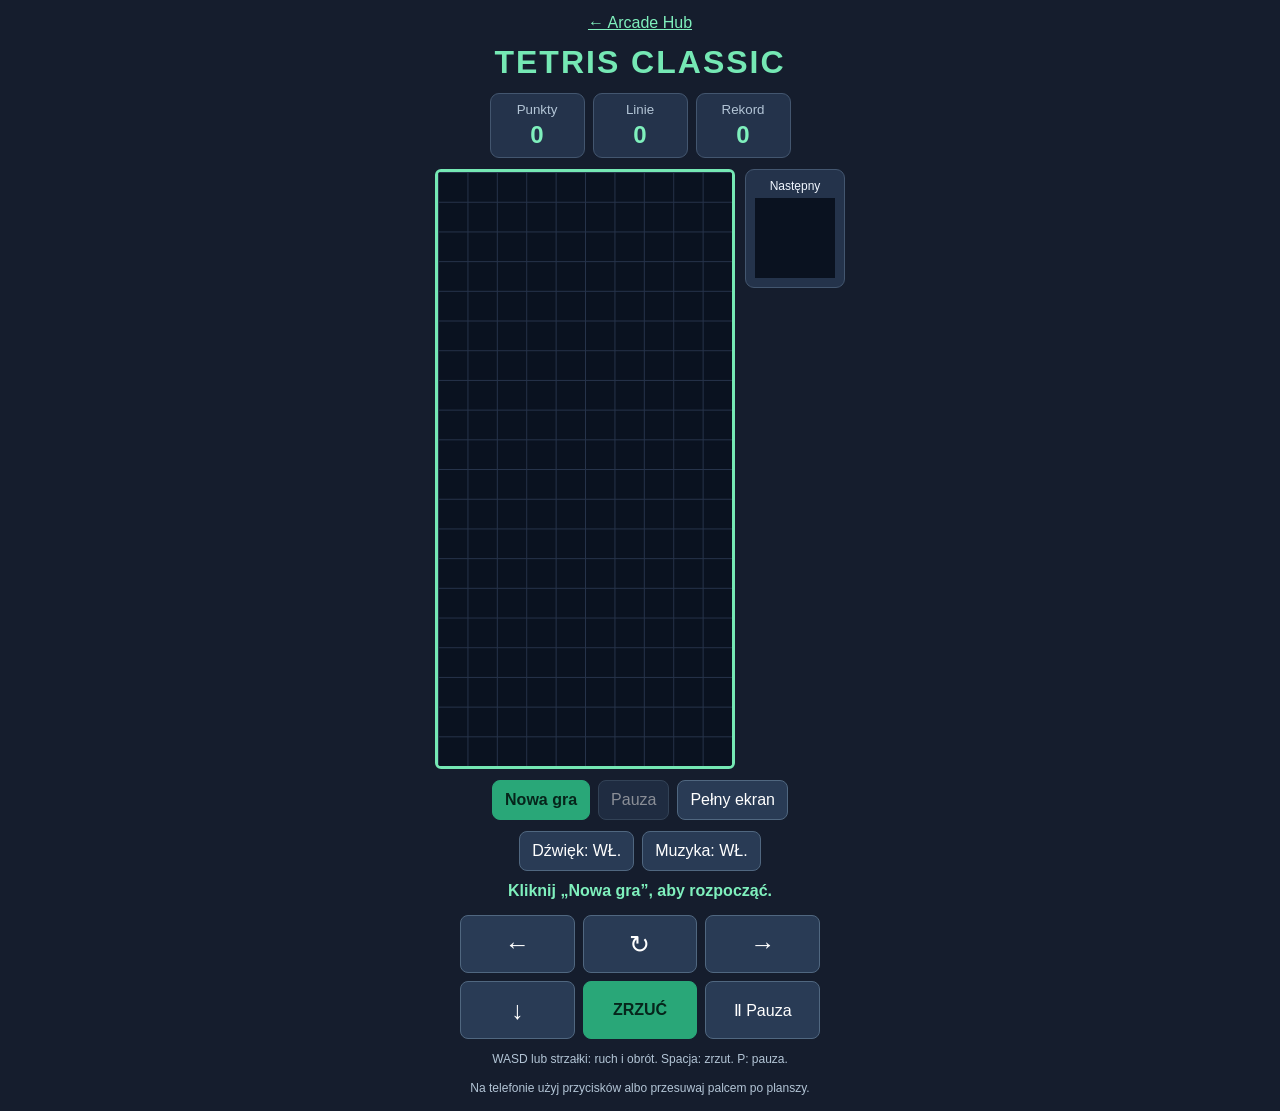
<file: tetris.html>
<!DOCTYPE html>
<html lang="pl">
<head>
<meta charset="UTF-8">
<meta name="viewport" content="width=device-width, initial-scale=1">
<title>Tetris Classic | Arcade Hub</title>

<style>
* {
    box-sizing: border-box;
}

body {
    margin: 0;
    padding: 14px;
    background: #151d2d;
    color: #f1f7ff;
    font-family: Arial, sans-serif;
    text-align: center;
}

a {
    color: #7ff0bd;
}

h1 {
    margin: 12px 0;
    color: #75e8b4;
    letter-spacing: 2px;
}

.game {
    max-width: 620px;
    margin: auto;
    display: flex;
    flex-direction: column;
    align-items: center;
    gap: 11px;
}

.stats,
.buttons {
    display: flex;
    justify-content: center;
    gap: 8px;
    flex-wrap: wrap;
}

.stat {
    min-width: 95px;
    background: #24334b;
    border: 1px solid #43566f;
    border-radius: 9px;
    padding: 8px 12px;
}

.stat small {
    display: block;
    color: #b3c5d6;
    margin-bottom: 4px;
}

.stat b {
    color: #7ff0bd;
    font-size: 24px;
}

.boards {
    display: flex;
    justify-content: center;
    align-items: flex-start;
    gap: 10px;
}

#board {
    display: block;
    width: min(300px, 69vw);
    height: auto;
    aspect-ratio: 1 / 2;
    background: #0a1220;
    border: 3px solid #75e8b4;
    border-radius: 6px;
    touch-action: none;
}

.preview {
    background: #24334b;
    border: 1px solid #43566f;
    border-radius: 9px;
    padding: 9px;
    font-size: 12px;
}

#next {
    display: block;
    width: 80px;
    height: 80px;
    margin-top: 5px;
    background: #0a1220;
}

button {
    font: inherit;
    color: white;
    background: #293b55;
    padding: 10px 12px;
    border: 1px solid #506780;
    border-radius: 8px;
    cursor: pointer;
}

button:hover {
    border-color: #75e8b4;
}

button:disabled {
    opacity: .5;
    cursor: not-allowed;
}

.primary,
#drop {
    background: #29a778;
    color: #06251b;
    font-weight: bold;
    border-color: #29a778;
}

#message {
    margin: 0;
    min-height: 22px;
    color: #7ff0bd;
    font-weight: bold;
}

.pad {
    width: min(100%, 360px);
    display: grid;
    grid-template-columns: repeat(3, 1fr);
    gap: 8px;
}

.pad button {
    min-height: 58px;
    font-size: 25px;
    user-select: none;
    touch-action: none;
}

.pad #drop,
.pad #pause-touch {
    font-size: 16px;
}

.hint {
    margin: 0;
    font-size: 12px;
    color: #b3c5d6;
    line-height: 1.5;
}

.game:fullscreen {
    max-width: none;
    width: 100%;
    min-height: 100dvh;
    padding: 12px;
    overflow: auto;
    background: #151d2d;
}

.game:fullscreen #board {
    max-height: 52dvh;
    width: auto;
    max-width: 70vw;
}

@media (max-width: 540px) {
    body {
        padding: 8px;
    }

    h1 {
        font-size: 26px;
        margin: 8px 0;
    }

    .game {
        gap: 7px;
    }

    .stat {
        min-width: 79px;
        padding: 6px;
    }

    .stat b {
        font-size: 19px;
    }

    #board {
        height: min(47dvh, 410px);
        width: auto;
        max-width: 69vw;
    }

    .preview {
        padding: 4px;
    }

    #next {
        width: 52px;
        height: 52px;
    }

    .pad button {
        min-height: 51px;
    }

    .buttons button {
        padding: 8px 10px;
        font-size: 13px;
    }
}
</style>
</head>

<body>

<a href="index.html">← Arcade Hub</a>

<h1>TETRIS CLASSIC</h1>

<main class="game" id="game">

    <div class="stats">

        <div class="stat">
            <small>Punkty</small>
            <b id="score">0</b>
        </div>

        <div class="stat">
            <small>Linie</small>
            <b id="lines">0</b>
        </div>

        <div class="stat">
            <small>Rekord</small>
            <b id="best">0</b>
        </div>

    </div>

    <div class="boards">

        <canvas
            id="board"
            width="300"
            height="600"
            aria-label="Plansza Tetris"
        ></canvas>

        <div class="preview">
            Następny

            <canvas
                id="next"
                width="96"
                height="96"
            ></canvas>
        </div>

    </div>

    <div class="buttons">

        <button id="start" class="primary" type="button">
            Nowa gra
        </button>

        <button id="pause" type="button" disabled>
            Pauza
        </button>

        <button id="full" type="button">
            Pełny ekran
        </button>

    </div>

    <div class="buttons">

        <button id="sound" type="button">
            Dźwięk: WŁ.
        </button>

        <button id="music" type="button">
            Muzyka: WŁ.
        </button>

    </div>

    <p id="message" role="status">
        Kliknij „Nowa gra”, aby rozpocząć.
    </p>

    <div class="pad">

        <button id="left" type="button">←</button>
        <button id="rotate" type="button">↻</button>
        <button id="right" type="button">→</button>

        <button id="down" type="button">↓</button>
        <button id="drop" type="button">ZRZUĆ</button>
        <button id="pause-touch" type="button">Ⅱ Pauza</button>

    </div>

    <p class="hint">
        WASD lub strzałki: ruch i obrót.
        Spacja: zrzut. P: pauza.
    </p>

    <p class="hint">
        Na telefonie użyj przycisków
        albo przesuwaj palcem po planszy.
    </p>

</main>

<script>
"use strict";

const $ = id => document.getElementById(id);

const canvas = $("board");
const ctx = canvas.getContext("2d");

const preview = $("next");
const nctx = preview.getContext("2d");

const COLS = 10;
const ROWS = 20;
const CELL = 30;

const SHAPES = [
    [[1,1,1,1]],
    [[1,1],[1,1]],
    [[0,1,0],[1,1,1]],
    [[1,0,0],[1,1,1]],
    [[0,0,1],[1,1,1]],
    [[0,1,1],[1,1,0]],
    [[1,1,0],[0,1,1]]
];

const COLORS = [
    "#4bd7f4",
    "#f2d85f",
    "#b991f7",
    "#6298ff",
    "#ffab62",
    "#6ce5a0",
    "#ff718e"
];

const emptyBoard = () =>
    Array.from(
        { length: ROWS },
        () => Array(COLS).fill("")
    );

let board = emptyBoard();
let piece = null;
let nextPiece = null;

let score = 0;
let lines = 0;
let state = "ready";
let gameTimer = null;

// Zapisywanie ustawień i rekordu

const getSaved = (key, fallback) => {
    try {
        return localStorage.getItem(key) ?? fallback;
    } catch {
        return fallback;
    }
};

const save = (key, value) => {
    try {
        localStorage.setItem(key, String(value));
    } catch {}
};

let best = Math.max(
    Number(getSaved("arcade-tetris-best", "0")) || 0,
    Number(getSaved("tetris-best-v1", "0")) || 0
);

$("best").textContent = best;

// Dźwięki i muzyka

let audio = null;
let musicTimer = null;
let musicStep = 0;

let soundOn =
    getSaved("arcade-sound", "true") !== "false";

let musicOn =
    getSaved("arcade-music", "true") !== "false";

function unlockAudio() {
    try {
        const Type =
            window.AudioContext ||
            window.webkitAudioContext;

        if (!Type) return;

        if (!audio) {
            audio = new Type();
        }

        if (audio.state === "suspended") {
            audio.resume();
        }
    } catch {}
}

function tone(hz, duration = .08, volume = .025) {
    if (
        !audio ||
        audio.state !== "running" ||
        !hz
    ) return;

    try {
        const osc = audio.createOscillator();
        const gain = audio.createGain();
        const now = audio.currentTime;

        osc.type = "square";
        osc.frequency.value = hz;

        gain.gain.setValueAtTime(
            Math.max(.001, volume),
            now
        );

        gain.gain.exponentialRampToValueAtTime(
            .001,
            now + duration
        );

        osc.connect(gain);
        gain.connect(audio.destination);

        osc.start(now);
        osc.stop(now + duration);
    } catch {}
}

function effect(name) {
    if (!soundOn) return;

    const notes = {
        start: 660,
        move: 280,
        rotate: 510,
        lock: 175,
        drop: 210,
        line: 940,
        over: 185,
        pause: 330
    };

    tone(
        notes[name],
        name === "over" ? .25 : .08
    );
}

function musicSync() {
    clearInterval(musicTimer);
    musicTimer = null;

    if (
        state !== "playing" ||
        !musicOn ||
        document.hidden
    ) return;

    const melody = [
        330,392,440,392,
        330,294,262,0,
        294,330,392,523,
        494,392,330,0
    ];

    musicTimer = setInterval(() => {
        const hz =
            melody[musicStep++ % melody.length];

        if (hz) {
            tone(hz, .12, .007);
        }
    }, 210);
}

function updateAudioButtons() {
    $("sound").textContent =
        "Dźwięk: " +
        (soundOn ? "WŁ." : "WYŁ.");

    $("music").textContent =
        "Muzyka: " +
        (musicOn ? "WŁ." : "WYŁ.");
}

$("sound").addEventListener("click", () => {
    soundOn = !soundOn;

    save("arcade-sound", soundOn);
    unlockAudio();
    updateAudioButtons();
    effect("start");
});

$("music").addEventListener("click", () => {
    musicOn = !musicOn;

    save("arcade-music", musicOn);
    unlockAudio();
    updateAudioButtons();
    musicSync();
});

document.addEventListener(
    "visibilitychange",
    musicSync
);

updateAudioButtons();

// Losowanie klocka

function randomPiece() {
    const type = Math.floor(
        Math.random() * SHAPES.length
    );

    const matrix = SHAPES[type].map(
        row => row.slice()
    );

    return {
        matrix,
        type,
        x: Math.floor(
            (COLS - matrix[0].length) / 2
        ),
        y: 0
    };
}

// Kolizje

function collision(matrix, px, py) {
    for (let y = 0; y < matrix.length; y++) {
        for (let x = 0; x < matrix[y].length; x++) {
            if (!matrix[y][x]) continue;

            const nx = px + x;
            const ny = py + y;

            if (
                nx < 0 ||
                nx >= COLS ||
                ny >= ROWS ||
                (ny >= 0 && board[ny][nx])
            ) {
                return true;
            }
        }
    }

    return false;
}

// Rysowanie pojedynczego bloku

function block(c, x, y, color, size) {
    if (y < 0) return;

    c.fillStyle = color;

    c.fillRect(
        x * size + 1,
        y * size + 1,
        size - 2,
        size - 2
    );

    c.fillStyle = "#ffffff38";

    c.fillRect(
        x * size + 3,
        y * size + 3,
        size - 6,
        4
    );
}

// Rysowanie planszy

function draw() {
    ctx.fillStyle = "#0a1220";
    ctx.fillRect(0, 0, 300, 600);

    ctx.strokeStyle = "#26334a";
    ctx.lineWidth = 1;

    for (let x = 0; x <= COLS; x++) {
        ctx.beginPath();

        ctx.moveTo(x * CELL + .5, 0);
        ctx.lineTo(x * CELL + .5, 600);

        ctx.stroke();
    }

    for (let y = 0; y <= ROWS; y++) {
        ctx.beginPath();

        ctx.moveTo(0, y * CELL + .5);
        ctx.lineTo(300, y * CELL + .5);

        ctx.stroke();
    }

    board.forEach((row, y) => {
        row.forEach((color, x) => {
            if (color) {
                block(ctx, x, y, color, CELL);
            }
        });
    });

    if (piece) {
        piece.matrix.forEach((row, y) => {
            row.forEach((filled, x) => {
                if (filled) {
                    block(
                        ctx,
                        piece.x + x,
                        piece.y + y,
                        COLORS[piece.type],
                        CELL
                    );
                }
            });
        });
    }
}

// Podgląd następnego klocka

function drawNext() {
    nctx.fillStyle = "#0a1220";
    nctx.fillRect(0, 0, 96, 96);

    if (!nextPiece) return;

    const cells = [];

    nextPiece.matrix.forEach((row, y) => {
        row.forEach((filled, x) => {
            if (filled) {
                cells.push({ x, y });
            }
        });
    });

    const x0 = Math.min(
        ...cells.map(p => p.x)
    );

    const x1 = Math.max(
        ...cells.map(p => p.x)
    );

    const y0 = Math.min(
        ...cells.map(p => p.y)
    );

    const y1 = Math.max(
        ...cells.map(p => p.y)
    );

    const size = 19;

    const shiftX =
        (96 - (x1 - x0 + 1) * size) / 2;

    const shiftY =
        (96 - (y1 - y0 + 1) * size) / 2;

    cells.forEach(p => {
        nctx.fillStyle =
            COLORS[nextPiece.type];

        nctx.fillRect(
            shiftX + (p.x - x0) * size + 1,
            shiftY + (p.y - y0) * size + 1,
            size - 2,
            size - 2
        );
    });
}

// Punkty i rekord

function updateScore() {
    $("score").textContent = score;
    $("lines").textContent = lines;

    if (score > best) {
        best = score;

        save("arcade-tetris-best", best);
        save("tetris-best-v1", best);
    }

    $("best").textContent = best;
}

// Koniec gry

function endGame() {
    state = "over";

    clearInterval(gameTimer);
    gameTimer = null;

    musicSync();
    effect("over");

    $("message").textContent =
        "Koniec gry! Wynik: " + score;

    $("pause").disabled = true;

    draw();
}

// Następny klocek

function spawn() {
    piece = nextPiece || randomPiece();

    piece.x = Math.floor(
        (COLS - piece.matrix[0].length) / 2
    );

    piece.y = 0;

    nextPiece = randomPiece();

    drawNext();

    if (
        collision(
            piece.matrix,
            piece.x,
            piece.y
        )
    ) {
        endGame();
    }
}

// Zapisanie klocka na planszy

function lockPiece() {
    for (let y = 0; y < piece.matrix.length; y++) {
        for (let x = 0; x < piece.matrix[y].length; x++) {
            if (!piece.matrix[y][x]) continue;

            const yy = piece.y + y;

            if (yy < 0) {
                endGame();
                return;
            }

            board[yy][piece.x + x] =
                COLORS[piece.type];
        }
    }

    effect("lock");

    let cleared = 0;

    for (let y = ROWS - 1; y >= 0; y--) {
        if (board[y].every(Boolean)) {
            board.splice(y, 1);
            board.unshift(Array(COLS).fill(""));

            cleared++;
            y++;
        }
    }

    if (cleared) {
        lines += cleared;

        score +=
            [0,100,300,500,800][cleared];

        effect("line");
        updateScore();
    }

    spawn();
}

// Automatyczne spadanie

function tick() {
    if (
        state !== "playing" ||
        !piece
    ) return;

    if (
        !collision(
            piece.matrix,
            piece.x,
            piece.y + 1
        )
    ) {
        piece.y++;
    } else {
        lockPiece();
    }

    draw();
}

// Rozpoczęcie gry

function startGame() {
    clearInterval(gameTimer);

    board = emptyBoard();
    piece = null;
    nextPiece = randomPiece();

    score = 0;
    lines = 0;
    state = "playing";

    spawn();
    updateScore();
    draw();

    $("pause").disabled = false;
    $("pause").textContent = "Pauza";

    $("pause-touch").textContent =
        "Ⅱ Pauza";

    $("message").textContent =
        "Gra trwa!";

    // Spadanie klocków co pół sekundy
    if (state === "playing") {
        gameTimer = setInterval(
            tick,
            500
        );
    }

    unlockAudio();
    effect("start");
    musicSync();

    // Klawiatura nie zostaje na przycisku
    $("start").blur();
}

// Pauza

function pauseGame() {
    if (
        state !== "playing" &&
        state !== "paused"
    ) return;

    if (state === "playing") {
        state = "paused";

        clearInterval(gameTimer);
        gameTimer = null;

        $("message").textContent = "Pauza";
        $("pause").textContent = "Wznów";

        $("pause-touch").textContent =
            "▶ Wznów";
    } else {
        state = "playing";

        gameTimer = setInterval(
            tick,
            500
        );

        $("message").textContent = "Gra trwa!";
        $("pause").textContent = "Pauza";

        $("pause-touch").textContent =
            "Ⅱ Pauza";
    }

    effect("pause");
    musicSync();

    $("pause").blur();
}

// Przesuwanie klocka

function move(dx) {
    if (state !== "playing") return;

    if (
        !collision(
            piece.matrix,
            piece.x + dx,
            piece.y
        )
    ) {
        piece.x += dx;
        effect("move");
    }

    draw();
}

// Obrót klocka

function rotate() {
    if (state !== "playing") return;

    const m = piece.matrix;

    const turned = m[0].map(
        (_, x) => m.map(
            row => row[x]
        ).reverse()
    );

    for (const dx of [0,-1,1,-2,2]) {
        if (
            !collision(
                turned,
                piece.x + dx,
                piece.y
            )
        ) {
            piece.matrix = turned;
            piece.x += dx;

            effect("rotate");
            break;
        }
    }

    draw();
}

// Natychmiastowy zrzut

function hardDrop() {
    if (state !== "playing") return;

    while (
        !collision(
            piece.matrix,
            piece.x,
            piece.y + 1
        )
    ) {
        piece.y++;
    }

    effect("drop");
    lockPiece();
    draw();
}

// Obsługa przycisków

$("start").addEventListener(
    "click",
    startGame
);

$("pause").addEventListener(
    "click",
    pauseGame
);

$("full").addEventListener(
    "click",
    async () => {
        try {
            if (document.fullscreenElement) {
                await document.exitFullscreen();
            } else {
                await $("game").requestFullscreen();
            }
        } catch (err) {
            console.warn(err);
        }

        $("full").blur();
    }
);

// Naprawione sterowanie WASD i strzałkami

const controls = {
    ArrowLeft: () => move(-1),
    KeyA: () => move(-1),

    ArrowRight: () => move(1),
    KeyD: () => move(1),

    ArrowDown: tick,
    KeyS: tick,

    ArrowUp: rotate,
    KeyW: rotate,

    Space: hardDrop,
    KeyP: pauseGame
};

document.addEventListener("keydown", event => {

    // Nie piszemy komend, kiedy użytkownik
    // wprowadza tekst lub zmienia select.
    if (
        ["INPUT", "SELECT", "TEXTAREA"]
            .includes(event.target.tagName)
    ) {
        return;
    }

    if (
        event.altKey ||
        event.ctrlKey ||
        event.metaKey
    ) {
        return;
    }

    const action = controls[event.code];

    if (!action) return;

    event.preventDefault();

    // Obrót i zrzut tylko raz na naciśnięcie
    if (
        event.repeat &&
        [
            "ArrowUp",
            "KeyW",
            "Space",
            "KeyP"
        ].includes(event.code)
    ) {
        return;
    }

    action();

}, true);

// Sterowanie telefonem przyciskami

const touchActions = {
    left: () => move(-1),
    right: () => move(1),
    rotate,
    down: tick,
    drop: hardDrop,
    "pause-touch": pauseGame
};

Object.entries(touchActions).forEach(([id, action]) => {

    const button = $(id);

    let delay = null;
    let repeat = null;

    function stop() {
        clearTimeout(delay);
        clearInterval(repeat);

        delay = null;
        repeat = null;
    }

    button.addEventListener("pointerdown", event => {
        event.preventDefault();

        button.setPointerCapture?.(
            event.pointerId
        );

        action();

        if (
            ["left", "right", "down"].includes(id)
        ) {
            delay = setTimeout(() => {
                repeat = setInterval(
                    action,
                    90
                );
            }, 240);
        }
    });

    [
        "pointerup",
        "pointercancel",
        "lostpointercapture"
    ].forEach(name => {
        button.addEventListener(name, stop);
    });

    button.addEventListener("click", event => {
        if (event.detail === 0) {
            action();
        }
    });

    window.addEventListener("blur", stop);
});

// Gesty palcem po planszy

let gesture = null;

canvas.addEventListener("pointerdown", e => {
    if (
        e.pointerType === "mouse" ||
        state !== "playing"
    ) return;

    gesture = {
        id: e.pointerId,
        x: e.clientX,
        y: e.clientY,
        lastX: e.clientX,
        lastY: e.clientY
    };

    try {
        canvas.setPointerCapture?.(
            e.pointerId
        );
    } catch {}
});

canvas.addEventListener("pointermove", e => {
    if (
        !gesture ||
        gesture.id !== e.pointerId ||
        state !== "playing"
    ) return;

    const dx = e.clientX - gesture.x;
    const dy = e.clientY - gesture.y;

    if (Math.abs(dx) > Math.abs(dy)) {
        while (
            Math.abs(
                e.clientX - gesture.lastX
            ) >= 26
        ) {
            const step = Math.sign(
                e.clientX - gesture.lastX
            );

            move(step);
            gesture.lastX += step * 26;
        }
    } else if (dy > 0) {
        while (
            e.clientY - gesture.lastY >= 27
        ) {
            tick();
            gesture.lastY += 27;
        }
    }
});

canvas.addEventListener("pointerup", e => {
    if (
        !gesture ||
        gesture.id !== e.pointerId
    ) return;

    const dx = e.clientX - gesture.x;
    const dy = e.clientY - gesture.y;

    if (
        dy < -60 &&
        Math.abs(dy) > Math.abs(dx)
    ) {
        hardDrop();
    } else if (
        Math.max(
            Math.abs(dx),
            Math.abs(dy)
        ) < 12
    ) {
        rotate();
    }

    gesture = null;
});

canvas.addEventListener("pointercancel", () => {
    gesture = null;
});

// Pierwsze rysowanie planszy
draw();
drawNext();

</script>
</body>
</html>
</file>
